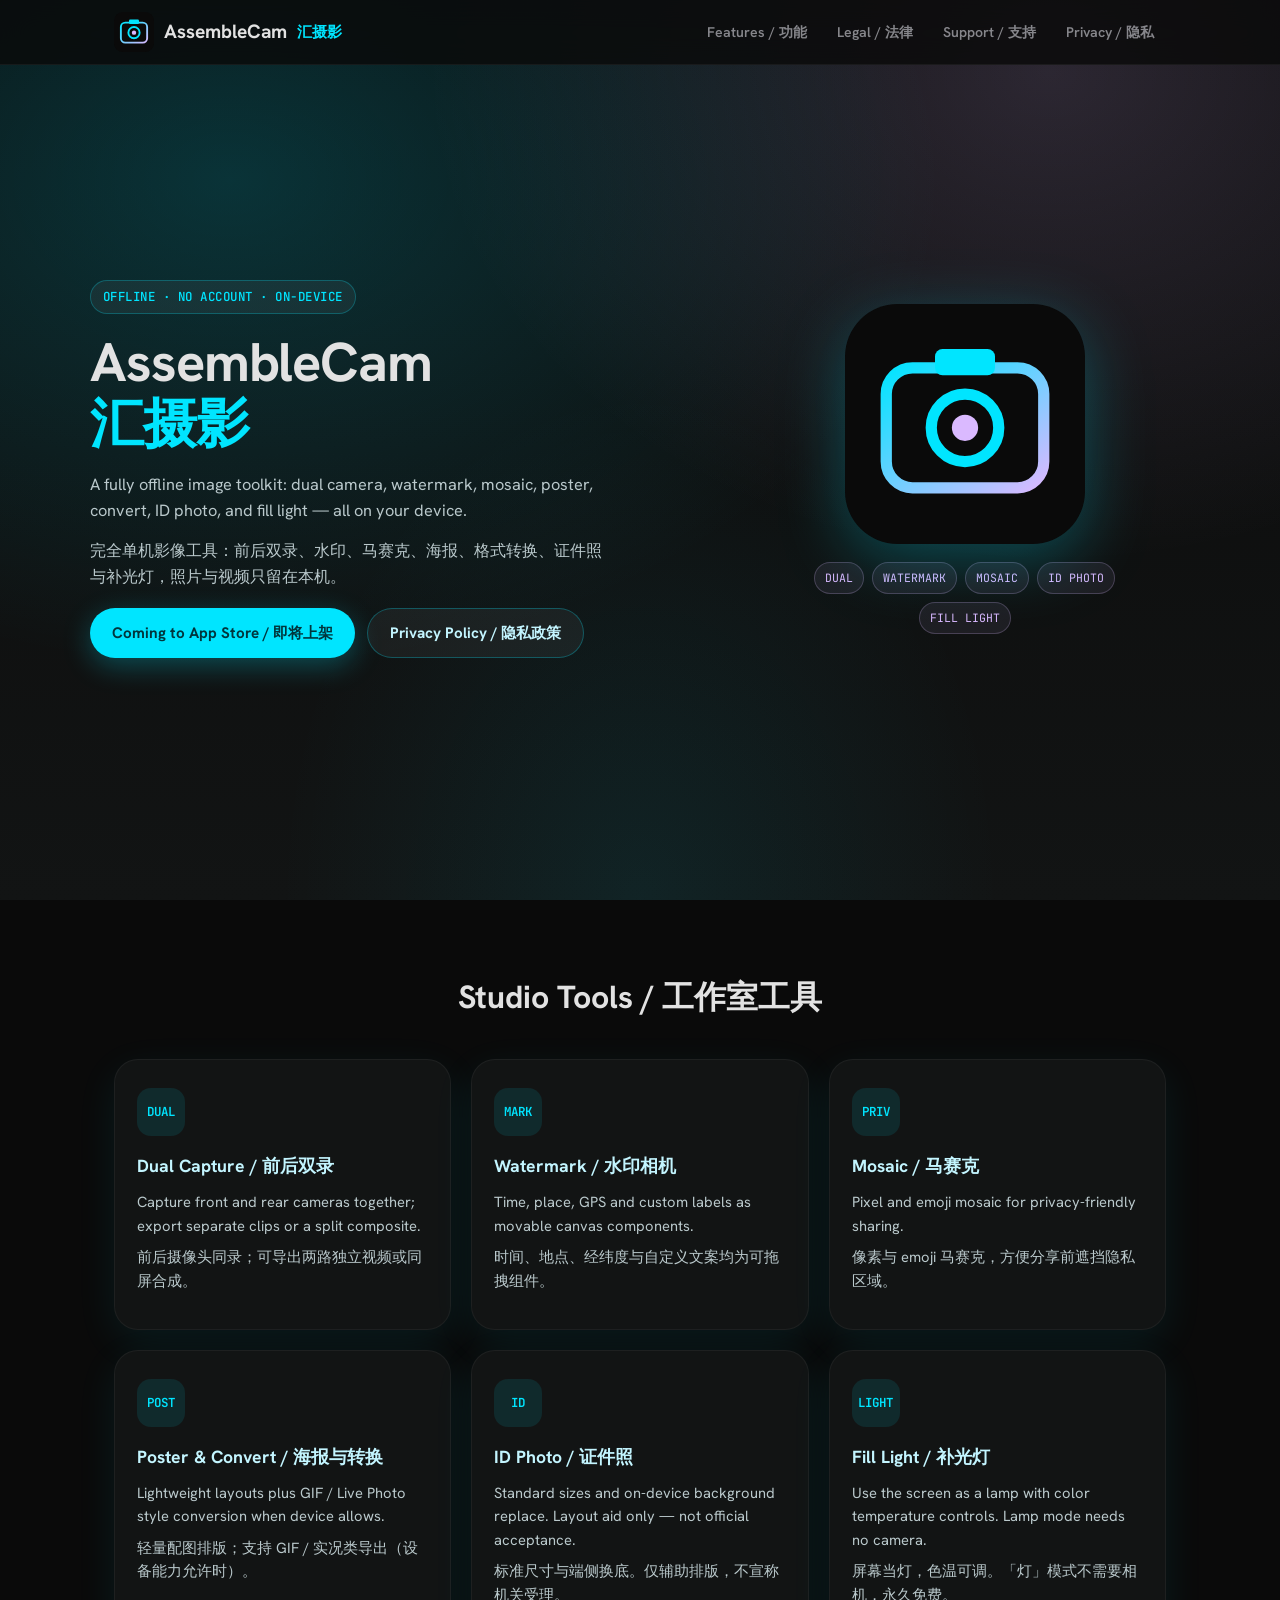
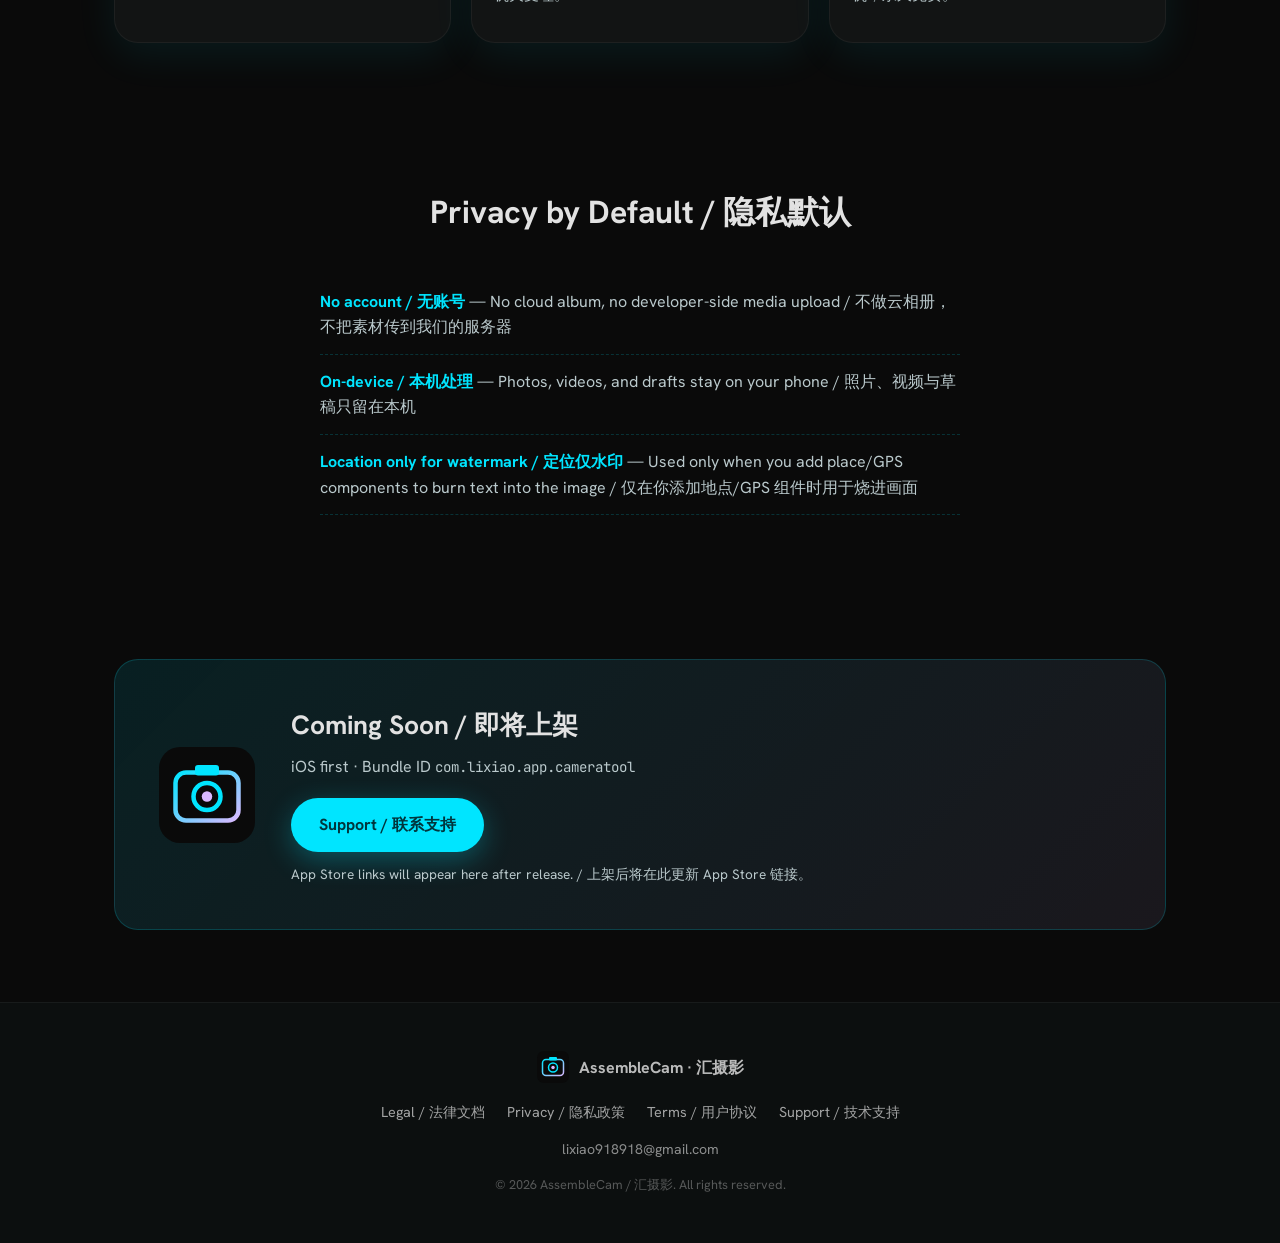
<file: index.html>
<!DOCTYPE html>
<html lang="zh-CN">
<head>
  <meta charset="UTF-8">
  <meta name="viewport" content="width=device-width, initial-scale=1.0">
  <meta name="description" content="AssembleCam / 汇摄影 — offline camera toolkit: dual capture, watermark, mosaic, ID photo, fill light. / 完全单机影像工具。">
  <title>AssembleCam · 汇摄影 | Offline Camera Toolkit</title>
  <link rel="preconnect" href="https://fonts.googleapis.com">
  <link rel="preconnect" href="https://fonts.gstatic.com" crossorigin>
  <link href="https://fonts.googleapis.com/css2?family=Hanken+Grotesk:wght@400;600;700&family=JetBrains+Mono:wght@500&display=swap" rel="stylesheet">
  <link rel="stylesheet" href="site.css">
  <link rel="icon" href="assets/logo.svg" type="image/svg+xml">
</head>
<body>
  <header class="site-header">
    <div class="header-inner">
      <a href="index.html" class="logo">
        <img src="assets/logo.svg" alt="AssembleCam" class="logo-mark">
        <span>AssembleCam</span>
        <span class="logo-zh">汇摄影</span>
      </a>
      <nav class="header-nav">
        <a href="index.html#features">Features / 功能</a>
        <a href="legal.html">Legal / 法律</a>
        <a href="support.html">Support / 支持</a>
        <a href="privacy.html">Privacy / 隐私</a>
      </nav>
    </div>
  </header>

  <section class="hero">
    <div class="hero-bg"></div>
    <div class="hero-content">
      <div class="hero-text">
        <p class="hero-tag">OFFLINE · NO ACCOUNT · ON-DEVICE</p>
        <h1>AssembleCam<br><span class="highlight">汇摄影</span></h1>
        <p class="hero-desc">A fully offline image toolkit: dual camera, watermark, mosaic, poster, convert, ID photo, and fill light — all on your device.</p>
        <p class="hero-desc">完全单机影像工具：前后双录、水印、马赛克、海报、格式转换、证件照与补光灯，照片与视频只留在本机。</p>
        <div class="hero-actions">
          <a href="#download" class="btn btn-primary">Coming to App Store / 即将上架</a>
          <a href="privacy.html" class="btn btn-secondary">Privacy Policy / 隐私政策</a>
        </div>
      </div>
      <div class="hero-visual">
        <img src="assets/logo.svg" alt="AssembleCam mark" class="brand-orb">
        <div class="tool-chips" aria-hidden="true">
          <span>DUAL</span>
          <span>WATERMARK</span>
          <span>MOSAIC</span>
          <span>ID PHOTO</span>
          <span>FILL LIGHT</span>
        </div>
      </div>
    </div>
  </section>

  <section id="features" class="section features">
    <h2 class="section-title">Studio Tools / 工作室工具</h2>
    <div class="feature-grid">
      <article class="feature-card">
        <div class="feature-icon">DUAL</div>
        <h3>Dual Capture / 前后双录</h3>
        <p>Capture front and rear cameras together; export separate clips or a split composite.</p>
        <p>前后摄像头同录；可导出两路独立视频或同屏合成。</p>
      </article>
      <article class="feature-card">
        <div class="feature-icon">MARK</div>
        <h3>Watermark / 水印相机</h3>
        <p>Time, place, GPS and custom labels as movable canvas components.</p>
        <p>时间、地点、经纬度与自定义文案均为可拖拽组件。</p>
      </article>
      <article class="feature-card">
        <div class="feature-icon">PRIV</div>
        <h3>Mosaic / 马赛克</h3>
        <p>Pixel and emoji mosaic for privacy-friendly sharing.</p>
        <p>像素与 emoji 马赛克，方便分享前遮挡隐私区域。</p>
      </article>
      <article class="feature-card">
        <div class="feature-icon">POST</div>
        <h3>Poster &amp; Convert / 海报与转换</h3>
        <p>Lightweight layouts plus GIF / Live Photo style conversion when device allows.</p>
        <p>轻量配图排版；支持 GIF / 实况类导出（设备能力允许时）。</p>
      </article>
      <article class="feature-card">
        <div class="feature-icon">ID</div>
        <h3>ID Photo / 证件照</h3>
        <p>Standard sizes and on-device background replace. Layout aid only — not official acceptance.</p>
        <p>标准尺寸与端侧换底。仅辅助排版，不宣称机关受理。</p>
      </article>
      <article class="feature-card">
        <div class="feature-icon">LIGHT</div>
        <h3>Fill Light / 补光灯</h3>
        <p>Use the screen as a lamp with color temperature controls. Lamp mode needs no camera.</p>
        <p>屏幕当灯，色温可调。「灯」模式不需要相机，永久免费。</p>
      </article>
    </div>
  </section>

  <section id="privacy-first" class="section">
    <h2 class="section-title">Privacy by Default / 隐私默认</h2>
    <ol class="howto-steps">
      <li><strong>No account / 无账号</strong> — No cloud album, no developer-side media upload / 不做云相册，不把素材传到我们的服务器</li>
      <li><strong>On-device / 本机处理</strong> — Photos, videos, and drafts stay on your phone / 照片、视频与草稿只留在本机</li>
      <li><strong>Location only for watermark / 定位仅水印</strong> — Used only when you add place/GPS components to burn text into the image / 仅在你添加地点/GPS 组件时用于烧进画面</li>
    </ol>
  </section>

  <section id="download" class="section download">
    <div class="download-card">
      <img src="assets/logo.svg" alt="AssembleCam">
      <div>
        <h2>Coming Soon / 即将上架</h2>
        <p>iOS first · Bundle ID <code>com.lixiao.app.cameratool</code></p>
        <a href="support.html" class="btn btn-primary btn-lg">Support / 联系支持</a>
        <p class="download-note">App Store links will appear here after release. / 上架后将在此更新 App Store 链接。</p>
      </div>
    </div>
  </section>

  <footer class="site-footer">
    <div class="footer-inner">
      <div class="footer-brand">
        <img src="assets/logo.svg" alt="">
        <span>AssembleCam · 汇摄影</span>
      </div>
      <div class="footer-links">
        <a href="legal.html">Legal / 法律文档</a>
        <a href="privacy.html">Privacy / 隐私政策</a>
        <a href="terms.html">Terms / 用户协议</a>
        <a href="support.html">Support / 技术支持</a>
      </div>
      <div class="footer-contact">
        <a href="mailto:lixiao918918@gmail.com">lixiao918918@gmail.com</a>
      </div>
      <p class="footer-copy">&copy; 2026 AssembleCam / 汇摄影. All rights reserved.</p>
    </div>
  </footer>
</body>
</html>
</file>
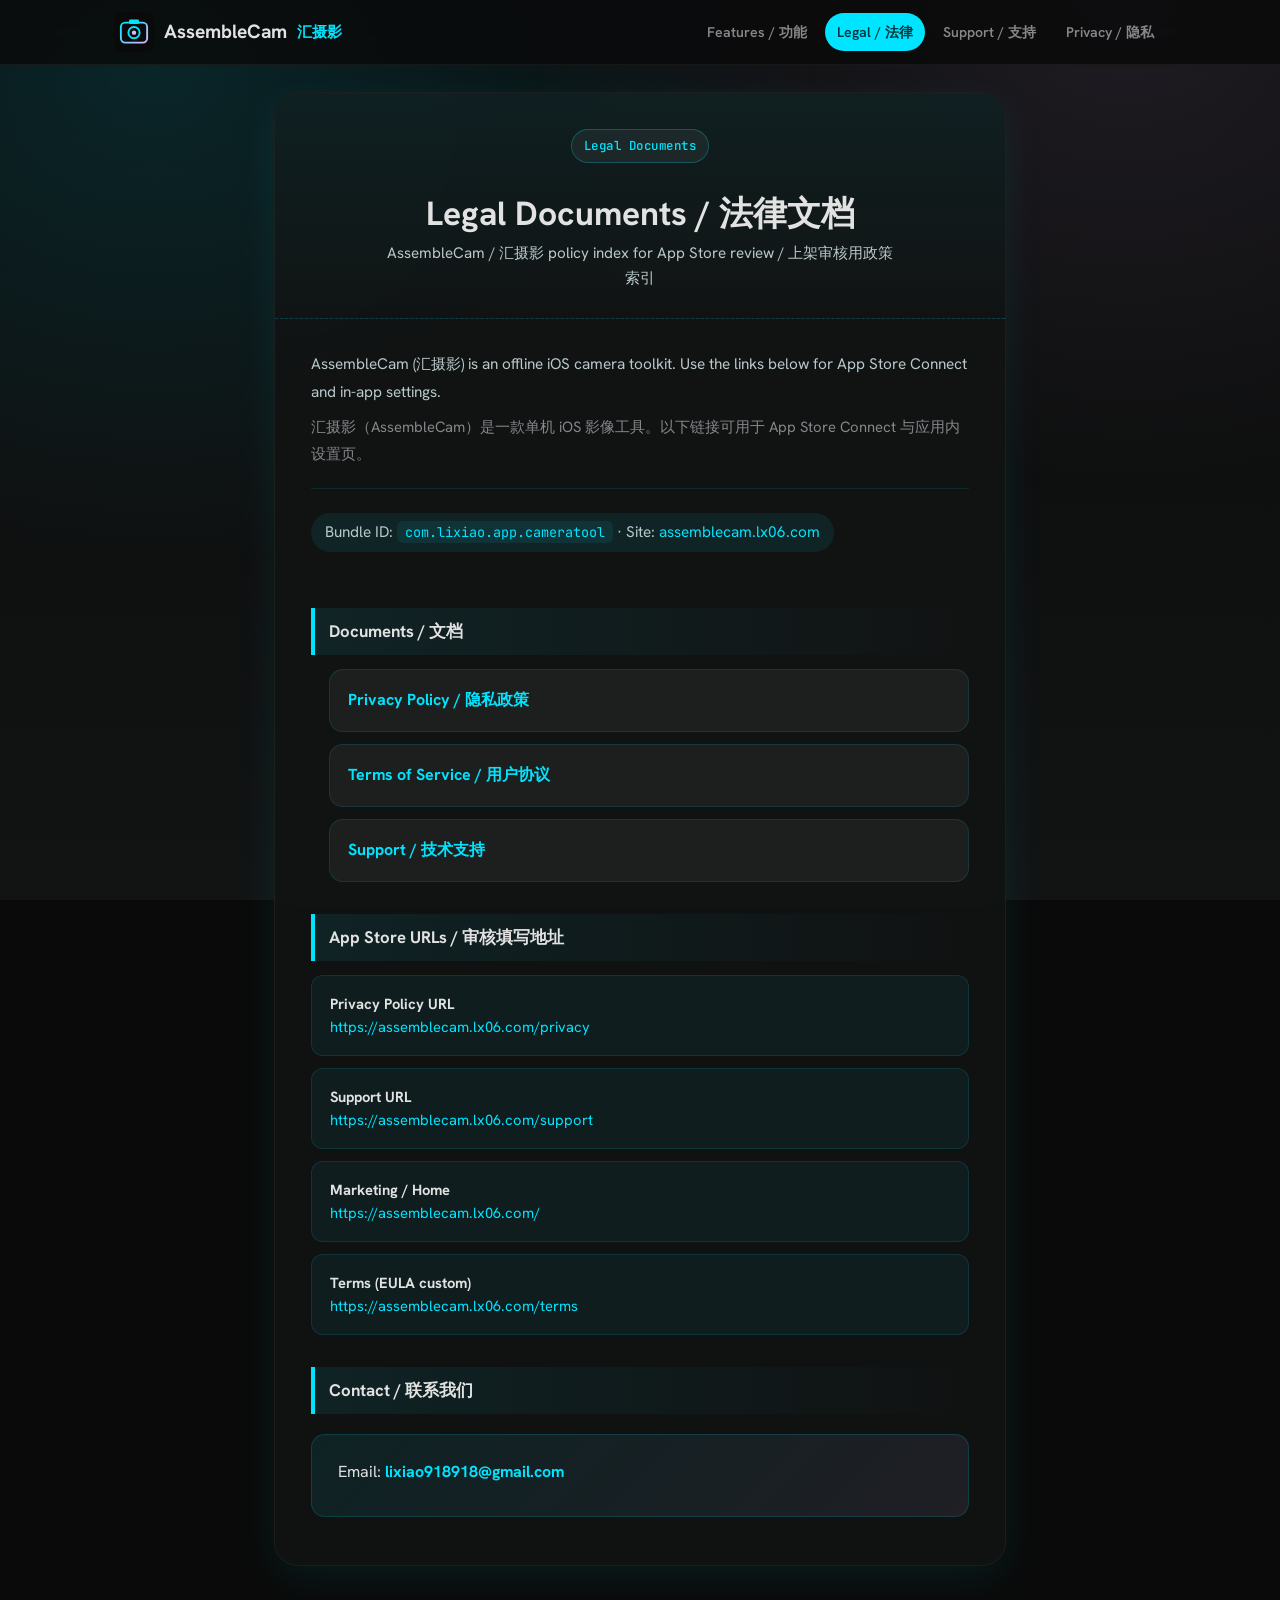
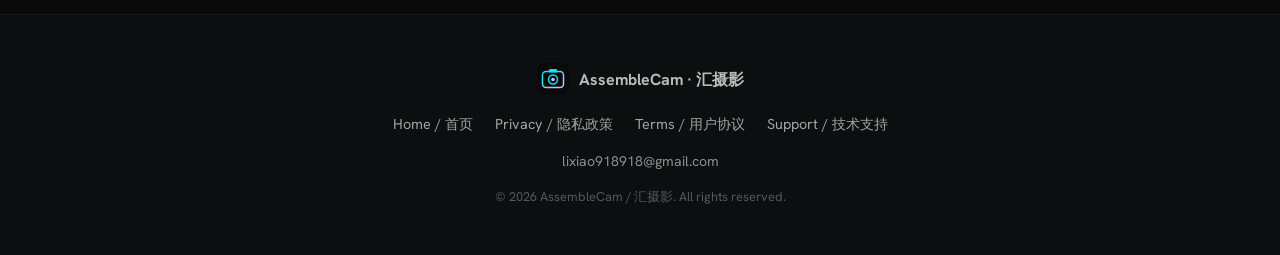
<file: legal.html>
<!DOCTYPE html>
<html lang="zh-CN">
<head>
  <meta charset="UTF-8">
  <meta name="viewport" content="width=device-width, initial-scale=1.0">
  <title>AssembleCam / 汇摄影 — Legal Documents</title>
  <link rel="preconnect" href="https://fonts.googleapis.com">
  <link rel="preconnect" href="https://fonts.gstatic.com" crossorigin>
  <link href="https://fonts.googleapis.com/css2?family=Hanken+Grotesk:wght@400;600;700&family=JetBrains+Mono:wght@500&display=swap" rel="stylesheet">
  <link rel="stylesheet" href="site.css">
  <link rel="icon" href="assets/logo.svg" type="image/svg+xml">
</head>
<body class="subpage">
  <div class="page-shell">
    <div class="page-bg" aria-hidden="true"></div>

    <header class="site-header">
      <div class="header-inner">
        <a href="index.html" class="logo">
          <img src="assets/logo.svg" alt="AssembleCam" class="logo-mark">
          <span>AssembleCam</span>
          <span class="logo-zh">汇摄影</span>
        </a>
        <nav class="header-nav">
          <a href="index.html#features">Features / 功能</a>
          <a href="legal.html" class="active">Legal / 法律</a>
          <a href="support.html">Support / 支持</a>
          <a href="privacy.html">Privacy / 隐私</a>
        </nav>
      </div>
    </header>

    <main class="page-center">
      <article class="page-card">
        <header class="page-card-head">
          <p class="hero-tag">Legal Documents</p>
          <h1>Legal Documents / 法律文档</h1>
          <p class="page-subtitle">AssembleCam / 汇摄影 policy index for App Store review / 上架审核用政策索引</p>
        </header>
        <div class="page-body">
          <p>AssembleCam (汇摄影) is an offline iOS camera toolkit. Use the links below for App Store Connect and in-app settings.</p>
          <p>汇摄影（AssembleCam）是一款单机 iOS 影像工具。以下链接可用于 App Store Connect 与应用内设置页。</p>
          <p class="page-meta">Bundle ID: <code>com.lixiao.app.cameratool</code> · Site: <a href="https://assemblecam.lx06.com">assemblecam.lx06.com</a></p>

          <h2>Documents / 文档</h2>
          <ul class="doc-list">
            <li><a href="privacy.html">Privacy Policy / 隐私政策</a></li>
            <li><a href="terms.html">Terms of Service / 用户协议</a></li>
            <li><a href="support.html">Support / 技术支持</a></li>
          </ul>

          <h2>App Store URLs / 审核填写地址</h2>
          <div class="url-box">
            <strong>Privacy Policy URL</strong><br>
            <a href="https://assemblecam.lx06.com/privacy">https://assemblecam.lx06.com/privacy</a>
          </div>
          <div class="url-box">
            <strong>Support URL</strong><br>
            <a href="https://assemblecam.lx06.com/support">https://assemblecam.lx06.com/support</a>
          </div>
          <div class="url-box">
            <strong>Marketing / Home</strong><br>
            <a href="https://assemblecam.lx06.com/">https://assemblecam.lx06.com/</a>
          </div>
          <div class="url-box">
            <strong>Terms (EULA custom)</strong><br>
            <a href="https://assemblecam.lx06.com/terms">https://assemblecam.lx06.com/terms</a>
          </div>

          <h2>Contact / 联系我们</h2>
          <div class="contact-box">
            <p>Email: <a href="mailto:lixiao918918@gmail.com">lixiao918918@gmail.com</a></p>
          </div>
        </div>
      </article>
    </main>

    <footer class="site-footer">
      <div class="footer-inner">
        <div class="footer-brand">
          <img src="assets/logo.svg" alt="">
          <span>AssembleCam · 汇摄影</span>
        </div>
        <div class="footer-links">
          <a href="index.html">Home / 首页</a>
          <a href="privacy.html">Privacy / 隐私政策</a>
          <a href="terms.html">Terms / 用户协议</a>
          <a href="support.html">Support / 技术支持</a>
        </div>
        <div class="footer-contact">
          <a href="mailto:lixiao918918@gmail.com">lixiao918918@gmail.com</a>
        </div>
        <p class="footer-copy">&copy; 2026 AssembleCam / 汇摄影. All rights reserved.</p>
      </div>
    </footer>
  </div>
</body>
</html>
</file>
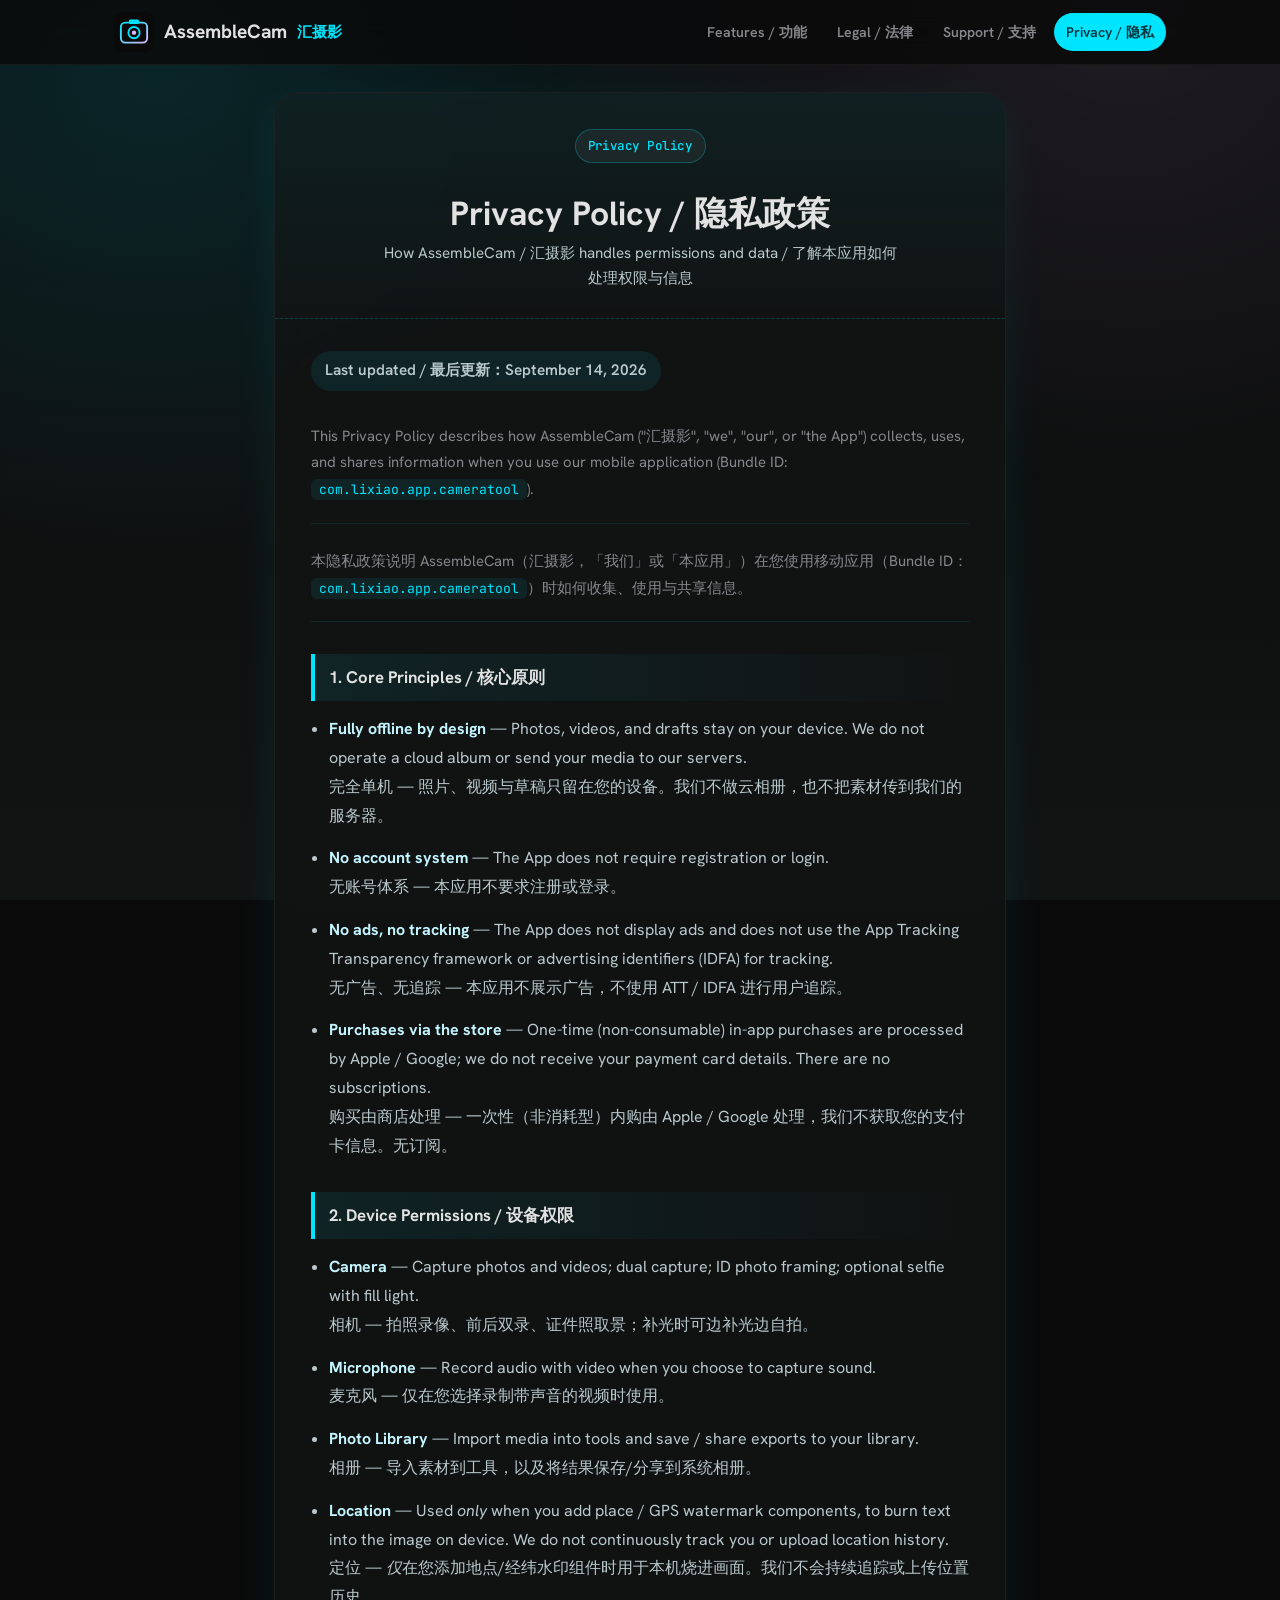
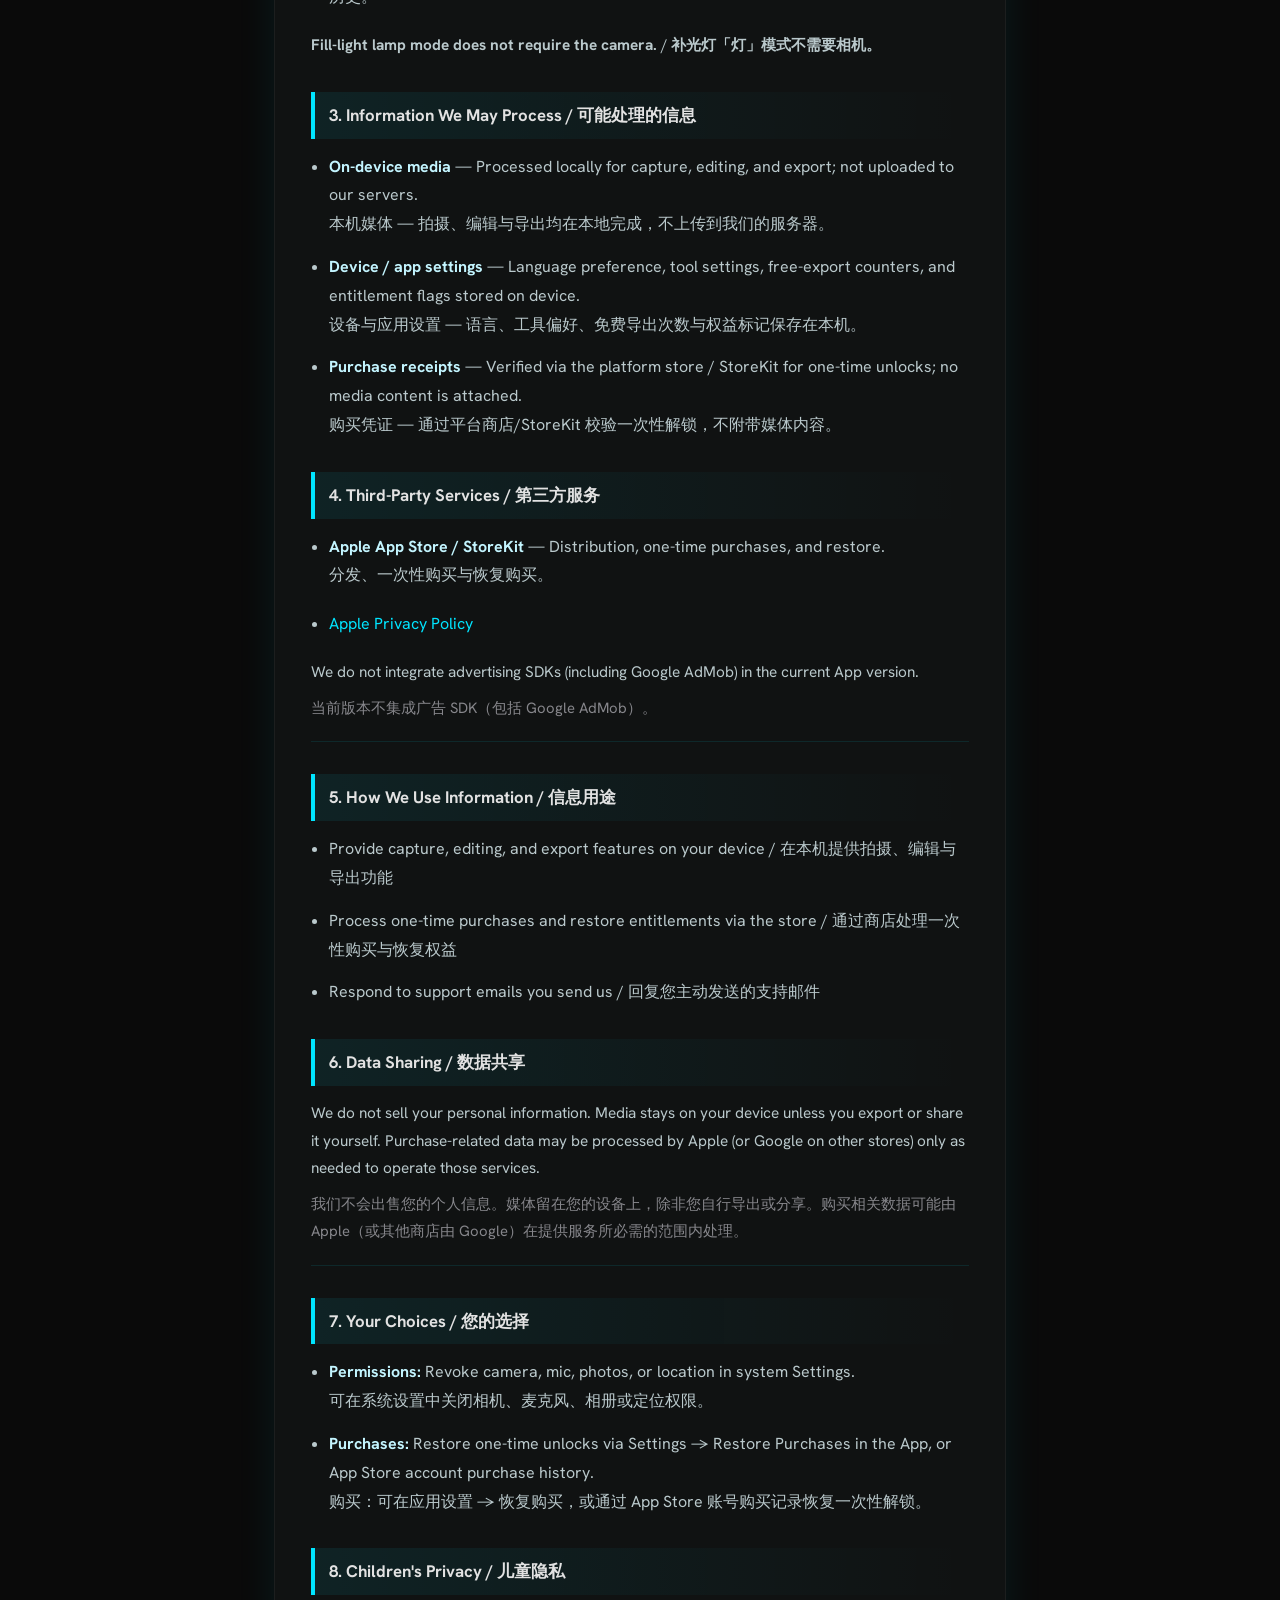
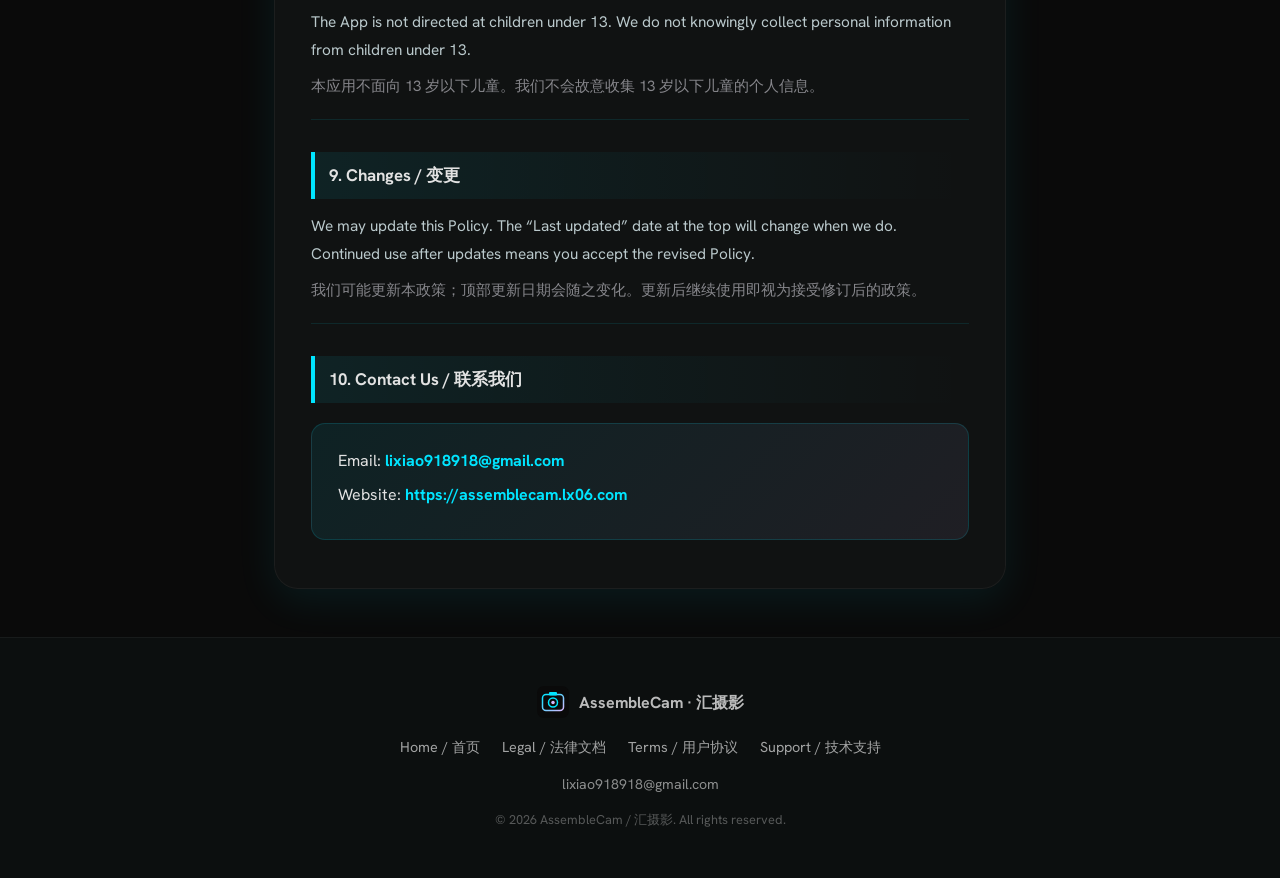
<file: privacy.html>
<!DOCTYPE html>
<html lang="zh-CN">
<head>
  <meta charset="UTF-8">
  <meta name="viewport" content="width=device-width, initial-scale=1.0">
  <title>AssembleCam / 汇摄影 — Privacy Policy</title>
  <link rel="preconnect" href="https://fonts.googleapis.com">
  <link rel="preconnect" href="https://fonts.gstatic.com" crossorigin>
  <link href="https://fonts.googleapis.com/css2?family=Hanken+Grotesk:wght@400;600;700&family=JetBrains+Mono:wght@500&display=swap" rel="stylesheet">
  <link rel="stylesheet" href="site.css">
  <link rel="icon" href="assets/logo.svg" type="image/svg+xml">
</head>
<body class="subpage">
  <div class="page-shell">
    <div class="page-bg" aria-hidden="true"></div>

    <header class="site-header">
      <div class="header-inner">
        <a href="index.html" class="logo">
          <img src="assets/logo.svg" alt="AssembleCam" class="logo-mark">
          <span>AssembleCam</span>
          <span class="logo-zh">汇摄影</span>
        </a>
        <nav class="header-nav">
          <a href="index.html#features">Features / 功能</a>
          <a href="legal.html">Legal / 法律</a>
          <a href="support.html">Support / 支持</a>
          <a href="privacy.html" class="active">Privacy / 隐私</a>
        </nav>
      </div>
    </header>

    <main class="page-center">
      <article class="page-card">
        <header class="page-card-head">
          <p class="hero-tag">Privacy Policy</p>
          <h1>Privacy Policy / 隐私政策</h1>
          <p class="page-subtitle">How AssembleCam / 汇摄影 handles permissions and data / 了解本应用如何处理权限与信息</p>
        </header>
        <div class="page-body">
          <p class="page-meta"><em>Last updated / 最后更新：September 14, 2026</em></p>

          <p>This Privacy Policy describes how AssembleCam ("汇摄影", "we", "our", or "the App") collects, uses, and shares information when you use our mobile application (Bundle ID: <code>com.lixiao.app.cameratool</code>).</p>
          <p>本隐私政策说明 AssembleCam（汇摄影，「我们」或「本应用」）在您使用移动应用（Bundle ID：<code>com.lixiao.app.cameratool</code>）时如何收集、使用与共享信息。</p>

          <h2>1. Core Principles / 核心原则</h2>
          <ul>
            <li><strong>Fully offline by design</strong> — Photos, videos, and drafts stay on your device. We do not operate a cloud album or send your media to our servers.<br>完全单机 — 照片、视频与草稿只留在您的设备。我们不做云相册，也不把素材传到我们的服务器。</li>
            <li><strong>No account system</strong> — The App does not require registration or login.<br>无账号体系 — 本应用不要求注册或登录。</li>
            <li><strong>No ads, no tracking</strong> — The App does not display ads and does not use the App Tracking Transparency framework or advertising identifiers (IDFA) for tracking.<br>无广告、无追踪 — 本应用不展示广告，不使用 ATT / IDFA 进行用户追踪。</li>
            <li><strong>Purchases via the store</strong> — One-time (non-consumable) in-app purchases are processed by Apple / Google; we do not receive your payment card details. There are no subscriptions.<br>购买由商店处理 — 一次性（非消耗型）内购由 Apple / Google 处理，我们不获取您的支付卡信息。无订阅。</li>
          </ul>

          <h2>2. Device Permissions / 设备权限</h2>
          <ul>
            <li><strong>Camera</strong> — Capture photos and videos; dual capture; ID photo framing; optional selfie with fill light.<br>相机 — 拍照录像、前后双录、证件照取景；补光时可边补光边自拍。</li>
            <li><strong>Microphone</strong> — Record audio with video when you choose to capture sound.<br>麦克风 — 仅在您选择录制带声音的视频时使用。</li>
            <li><strong>Photo Library</strong> — Import media into tools and save / share exports to your library.<br>相册 — 导入素材到工具，以及将结果保存/分享到系统相册。</li>
            <li><strong>Location</strong> — Used <em>only</em> when you add place / GPS watermark components, to burn text into the image on device. We do not continuously track you or upload location history.<br>定位 — <em>仅</em>在您添加地点/经纬水印组件时用于本机烧进画面。我们不会持续追踪或上传位置历史。</li>
          </ul>
          <p><strong>Fill-light lamp mode does not require the camera.</strong> / <strong>补光灯「灯」模式不需要相机。</strong></p>

          <h2>3. Information We May Process / 可能处理的信息</h2>
          <ul>
            <li><strong>On-device media</strong> — Processed locally for capture, editing, and export; not uploaded to our servers.<br>本机媒体 — 拍摄、编辑与导出均在本地完成，不上传到我们的服务器。</li>
            <li><strong>Device / app settings</strong> — Language preference, tool settings, free-export counters, and entitlement flags stored on device.<br>设备与应用设置 — 语言、工具偏好、免费导出次数与权益标记保存在本机。</li>
            <li><strong>Purchase receipts</strong> — Verified via the platform store / StoreKit for one-time unlocks; no media content is attached.<br>购买凭证 — 通过平台商店/StoreKit 校验一次性解锁，不附带媒体内容。</li>
          </ul>

          <h2>4. Third-Party Services / 第三方服务</h2>
          <ul>
            <li><strong>Apple App Store / StoreKit</strong> — Distribution, one-time purchases, and restore.<br>分发、一次性购买与恢复购买。</li>
          </ul>
          <ul>
            <li><a href="https://www.apple.com/legal/privacy/" target="_blank" rel="noopener">Apple Privacy Policy</a></li>
          </ul>
          <p>We do not integrate advertising SDKs (including Google AdMob) in the current App version.</p>
          <p>当前版本不集成广告 SDK（包括 Google AdMob）。</p>

          <h2>5. How We Use Information / 信息用途</h2>
          <ul>
            <li>Provide capture, editing, and export features on your device / 在本机提供拍摄、编辑与导出功能</li>
            <li>Process one-time purchases and restore entitlements via the store / 通过商店处理一次性购买与恢复权益</li>
            <li>Respond to support emails you send us / 回复您主动发送的支持邮件</li>
          </ul>

          <h2>6. Data Sharing / 数据共享</h2>
          <p>We do not sell your personal information. Media stays on your device unless you export or share it yourself. Purchase-related data may be processed by Apple (or Google on other stores) only as needed to operate those services.</p>
          <p>我们不会出售您的个人信息。媒体留在您的设备上，除非您自行导出或分享。购买相关数据可能由 Apple（或其他商店由 Google）在提供服务所必需的范围内处理。</p>

          <h2>7. Your Choices / 您的选择</h2>
          <ul>
            <li><strong>Permissions:</strong> Revoke camera, mic, photos, or location in system Settings.<br>可在系统设置中关闭相机、麦克风、相册或定位权限。</li>
            <li><strong>Purchases:</strong> Restore one-time unlocks via Settings → Restore Purchases in the App, or App Store account purchase history.<br>购买：可在应用设置 → 恢复购买，或通过 App Store 账号购买记录恢复一次性解锁。</li>
          </ul>

          <h2>8. Children's Privacy / 儿童隐私</h2>
          <p>The App is not directed at children under 13. We do not knowingly collect personal information from children under 13.</p>
          <p>本应用不面向 13 岁以下儿童。我们不会故意收集 13 岁以下儿童的个人信息。</p>

          <h2>9. Changes / 变更</h2>
          <p>We may update this Policy. The “Last updated” date at the top will change when we do. Continued use after updates means you accept the revised Policy.</p>
          <p>我们可能更新本政策；顶部更新日期会随之变化。更新后继续使用即视为接受修订后的政策。</p>

          <h2>10. Contact Us / 联系我们</h2>
          <div class="contact-box">
            <p>Email: <a href="mailto:lixiao918918@gmail.com">lixiao918918@gmail.com</a></p>
            <p>Website: <a href="https://assemblecam.lx06.com">https://assemblecam.lx06.com</a></p>
          </div>
        </div>
      </article>
    </main>

    <footer class="site-footer">
      <div class="footer-inner">
        <div class="footer-brand">
          <img src="assets/logo.svg" alt="">
          <span>AssembleCam · 汇摄影</span>
        </div>
        <div class="footer-links">
          <a href="index.html">Home / 首页</a>
          <a href="legal.html">Legal / 法律文档</a>
          <a href="terms.html">Terms / 用户协议</a>
          <a href="support.html">Support / 技术支持</a>
        </div>
        <div class="footer-contact">
          <a href="mailto:lixiao918918@gmail.com">lixiao918918@gmail.com</a>
        </div>
        <p class="footer-copy">&copy; 2026 AssembleCam / 汇摄影. All rights reserved.</p>
      </div>
    </footer>
  </div>
</body>
</html>
</file>
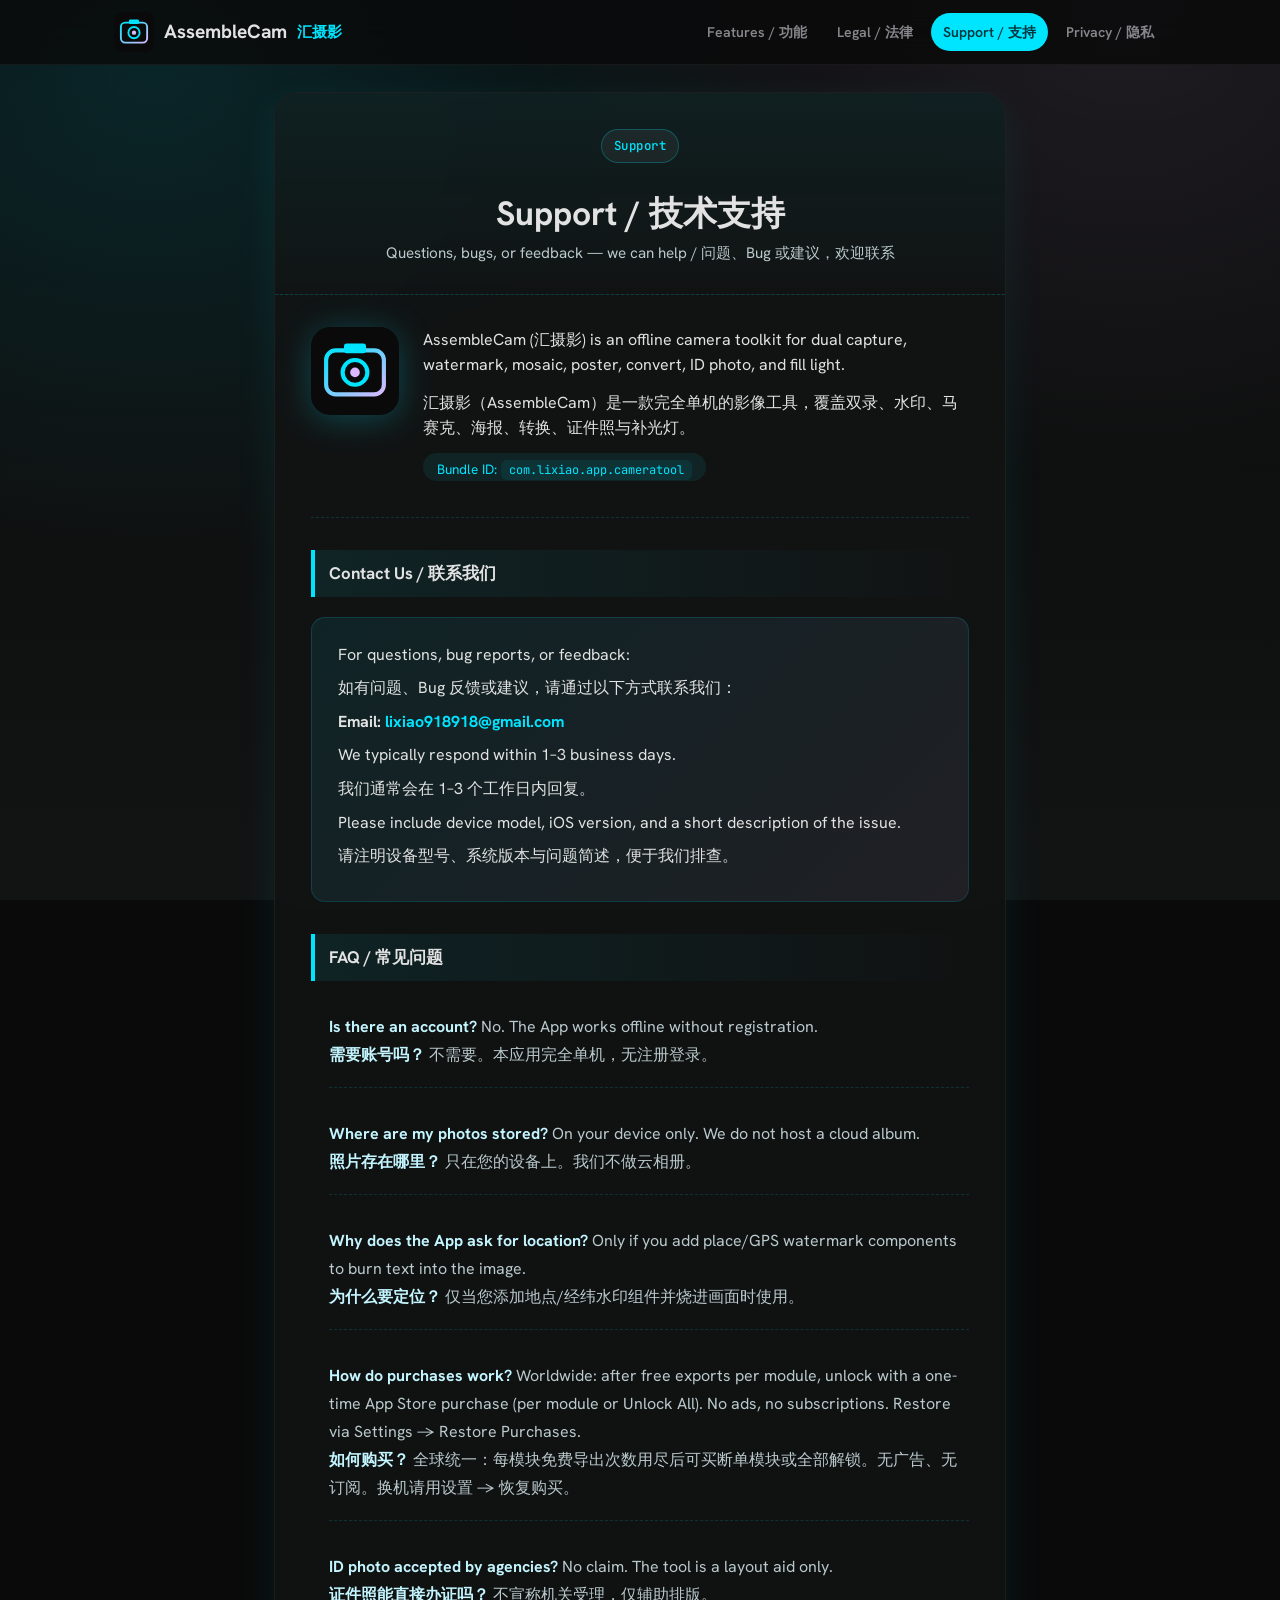
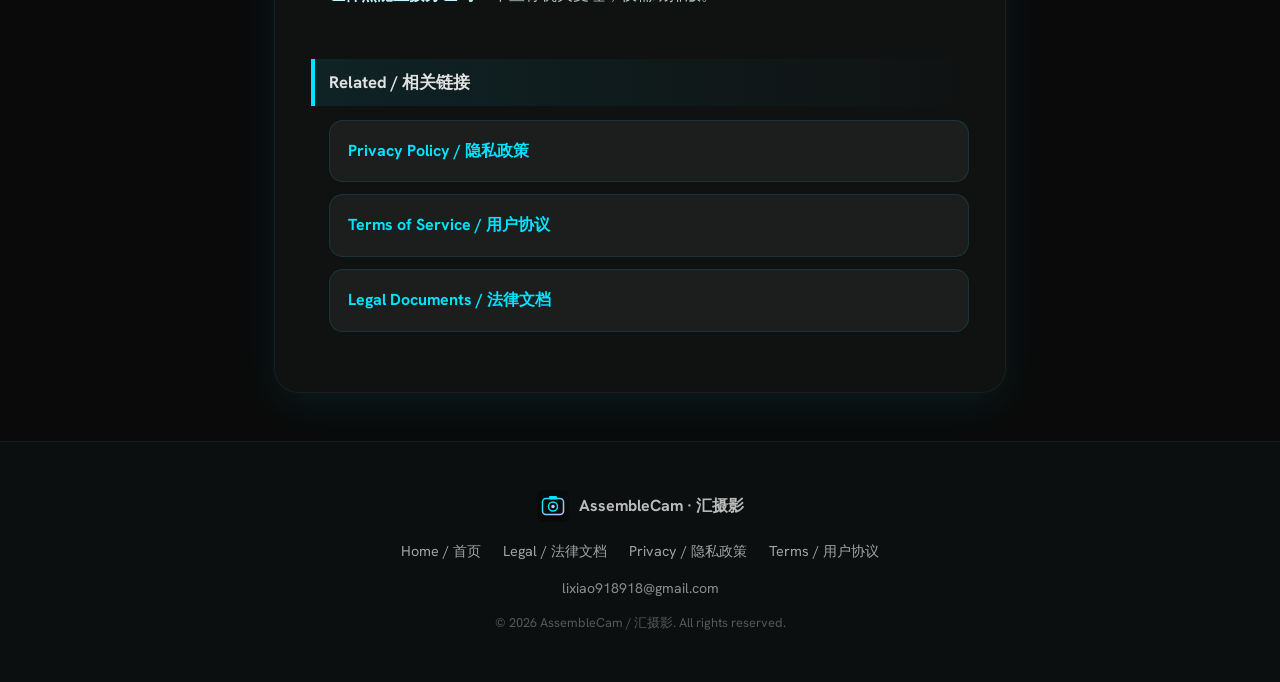
<file: support.html>
<!DOCTYPE html>
<html lang="zh-CN">
<head>
  <meta charset="UTF-8">
  <meta name="viewport" content="width=device-width, initial-scale=1.0">
  <title>AssembleCam / 汇摄影 — Support</title>
  <link rel="preconnect" href="https://fonts.googleapis.com">
  <link rel="preconnect" href="https://fonts.gstatic.com" crossorigin>
  <link href="https://fonts.googleapis.com/css2?family=Hanken+Grotesk:wght@400;600;700&family=JetBrains+Mono:wght@500&display=swap" rel="stylesheet">
  <link rel="stylesheet" href="site.css">
  <link rel="icon" href="assets/logo.svg" type="image/svg+xml">
</head>
<body class="subpage">
  <div class="page-shell">
    <div class="page-bg" aria-hidden="true"></div>

    <header class="site-header">
      <div class="header-inner">
        <a href="index.html" class="logo">
          <img src="assets/logo.svg" alt="AssembleCam" class="logo-mark">
          <span>AssembleCam</span>
          <span class="logo-zh">汇摄影</span>
        </a>
        <nav class="header-nav">
          <a href="index.html#features">Features / 功能</a>
          <a href="legal.html">Legal / 法律</a>
          <a href="support.html" class="active">Support / 支持</a>
          <a href="privacy.html">Privacy / 隐私</a>
        </nav>
      </div>
    </header>

    <main class="page-center">
      <article class="page-card">
        <header class="page-card-head">
          <p class="hero-tag">Support</p>
          <h1>Support / 技术支持</h1>
          <p class="page-subtitle">Questions, bugs, or feedback — we can help / 问题、Bug 或建议，欢迎联系</p>
        </header>
        <div class="page-body">
          <div class="support-intro">
            <img src="assets/logo.svg" alt="AssembleCam" class="support-logo">
            <div>
              <p>AssembleCam (汇摄影) is an offline camera toolkit for dual capture, watermark, mosaic, poster, convert, ID photo, and fill light.</p>
              <p>汇摄影（AssembleCam）是一款完全单机的影像工具，覆盖双录、水印、马赛克、海报、转换、证件照与补光灯。</p>
              <p class="page-meta">Bundle ID: <code>com.lixiao.app.cameratool</code></p>
            </div>
          </div>

          <h2>Contact Us / 联系我们</h2>
          <div class="contact-box">
            <p>For questions, bug reports, or feedback:</p>
            <p>如有问题、Bug 反馈或建议，请通过以下方式联系我们：</p>
            <p><strong>Email:</strong> <a href="mailto:lixiao918918@gmail.com">lixiao918918@gmail.com</a></p>
            <p>We typically respond within 1–3 business days.</p>
            <p>我们通常会在 1–3 个工作日内回复。</p>
            <p>Please include device model, iOS version, and a short description of the issue.</p>
            <p>请注明设备型号、系统版本与问题简述，便于我们排查。</p>
          </div>

          <h2>FAQ / 常见问题</h2>
          <ul class="faq-list">
            <li><strong>Is there an account?</strong> No. The App works offline without registration.<br>
              <strong>需要账号吗？</strong> 不需要。本应用完全单机，无注册登录。</li>
            <li><strong>Where are my photos stored?</strong> On your device only. We do not host a cloud album.<br>
              <strong>照片存在哪里？</strong> 只在您的设备上。我们不做云相册。</li>
            <li><strong>Why does the App ask for location?</strong> Only if you add place/GPS watermark components to burn text into the image.<br>
              <strong>为什么要定位？</strong> 仅当您添加地点/经纬水印组件并烧进画面时使用。</li>
            <li><strong>How do purchases work?</strong> Worldwide: after free exports per module, unlock with a one-time App Store purchase (per module or Unlock All). No ads, no subscriptions. Restore via Settings → Restore Purchases.<br>
              <strong>如何购买？</strong> 全球统一：每模块免费导出次数用尽后可买断单模块或全部解锁。无广告、无订阅。换机请用设置 → 恢复购买。</li>
            <li><strong>ID photo accepted by agencies?</strong> No claim. The tool is a layout aid only.<br>
              <strong>证件照能直接办证吗？</strong> 不宣称机关受理，仅辅助排版。</li>
          </ul>

          <h2>Related / 相关链接</h2>
          <ul class="doc-list">
            <li><a href="privacy.html">Privacy Policy / 隐私政策</a></li>
            <li><a href="terms.html">Terms of Service / 用户协议</a></li>
            <li><a href="legal.html">Legal Documents / 法律文档</a></li>
          </ul>
        </div>
      </article>
    </main>

    <footer class="site-footer">
      <div class="footer-inner">
        <div class="footer-brand">
          <img src="assets/logo.svg" alt="">
          <span>AssembleCam · 汇摄影</span>
        </div>
        <div class="footer-links">
          <a href="index.html">Home / 首页</a>
          <a href="legal.html">Legal / 法律文档</a>
          <a href="privacy.html">Privacy / 隐私政策</a>
          <a href="terms.html">Terms / 用户协议</a>
        </div>
        <div class="footer-contact">
          <a href="mailto:lixiao918918@gmail.com">lixiao918918@gmail.com</a>
        </div>
        <p class="footer-copy">&copy; 2026 AssembleCam / 汇摄影. All rights reserved.</p>
      </div>
    </footer>
  </div>
</body>
</html>
</file>
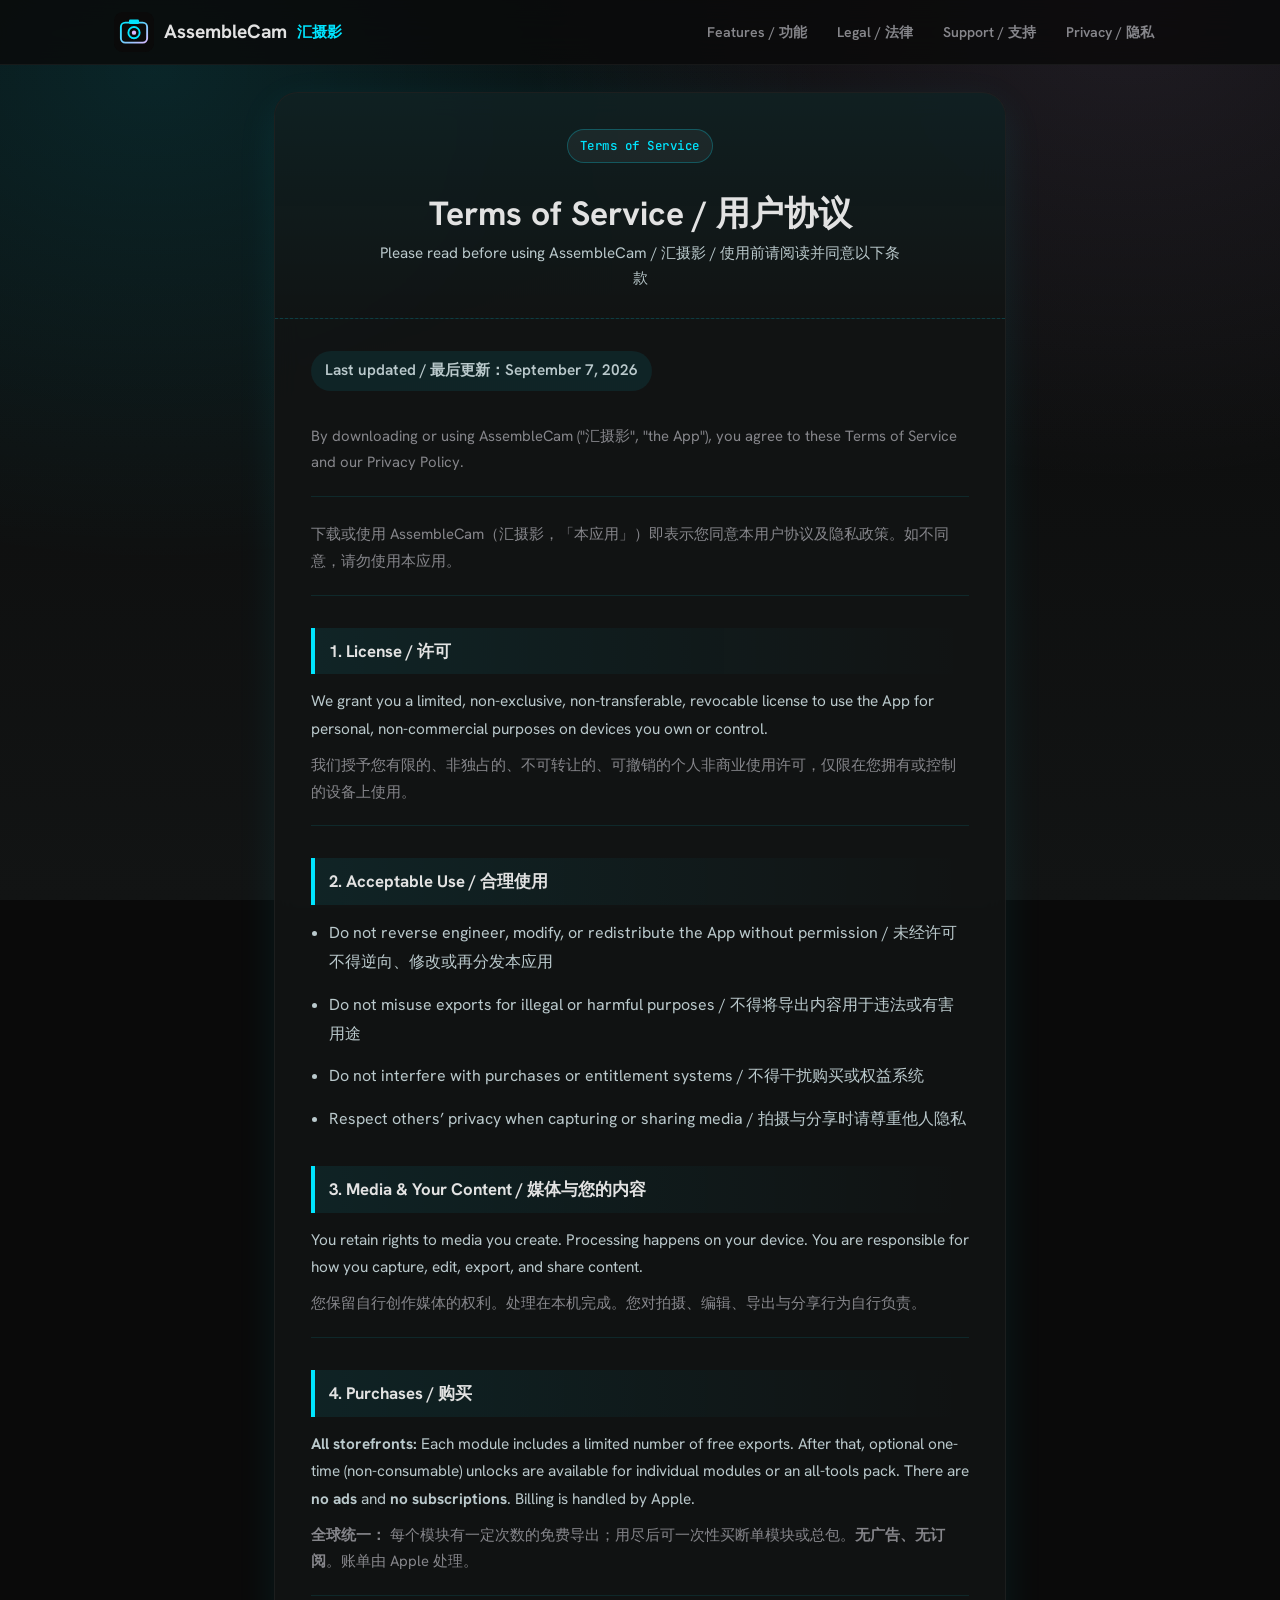
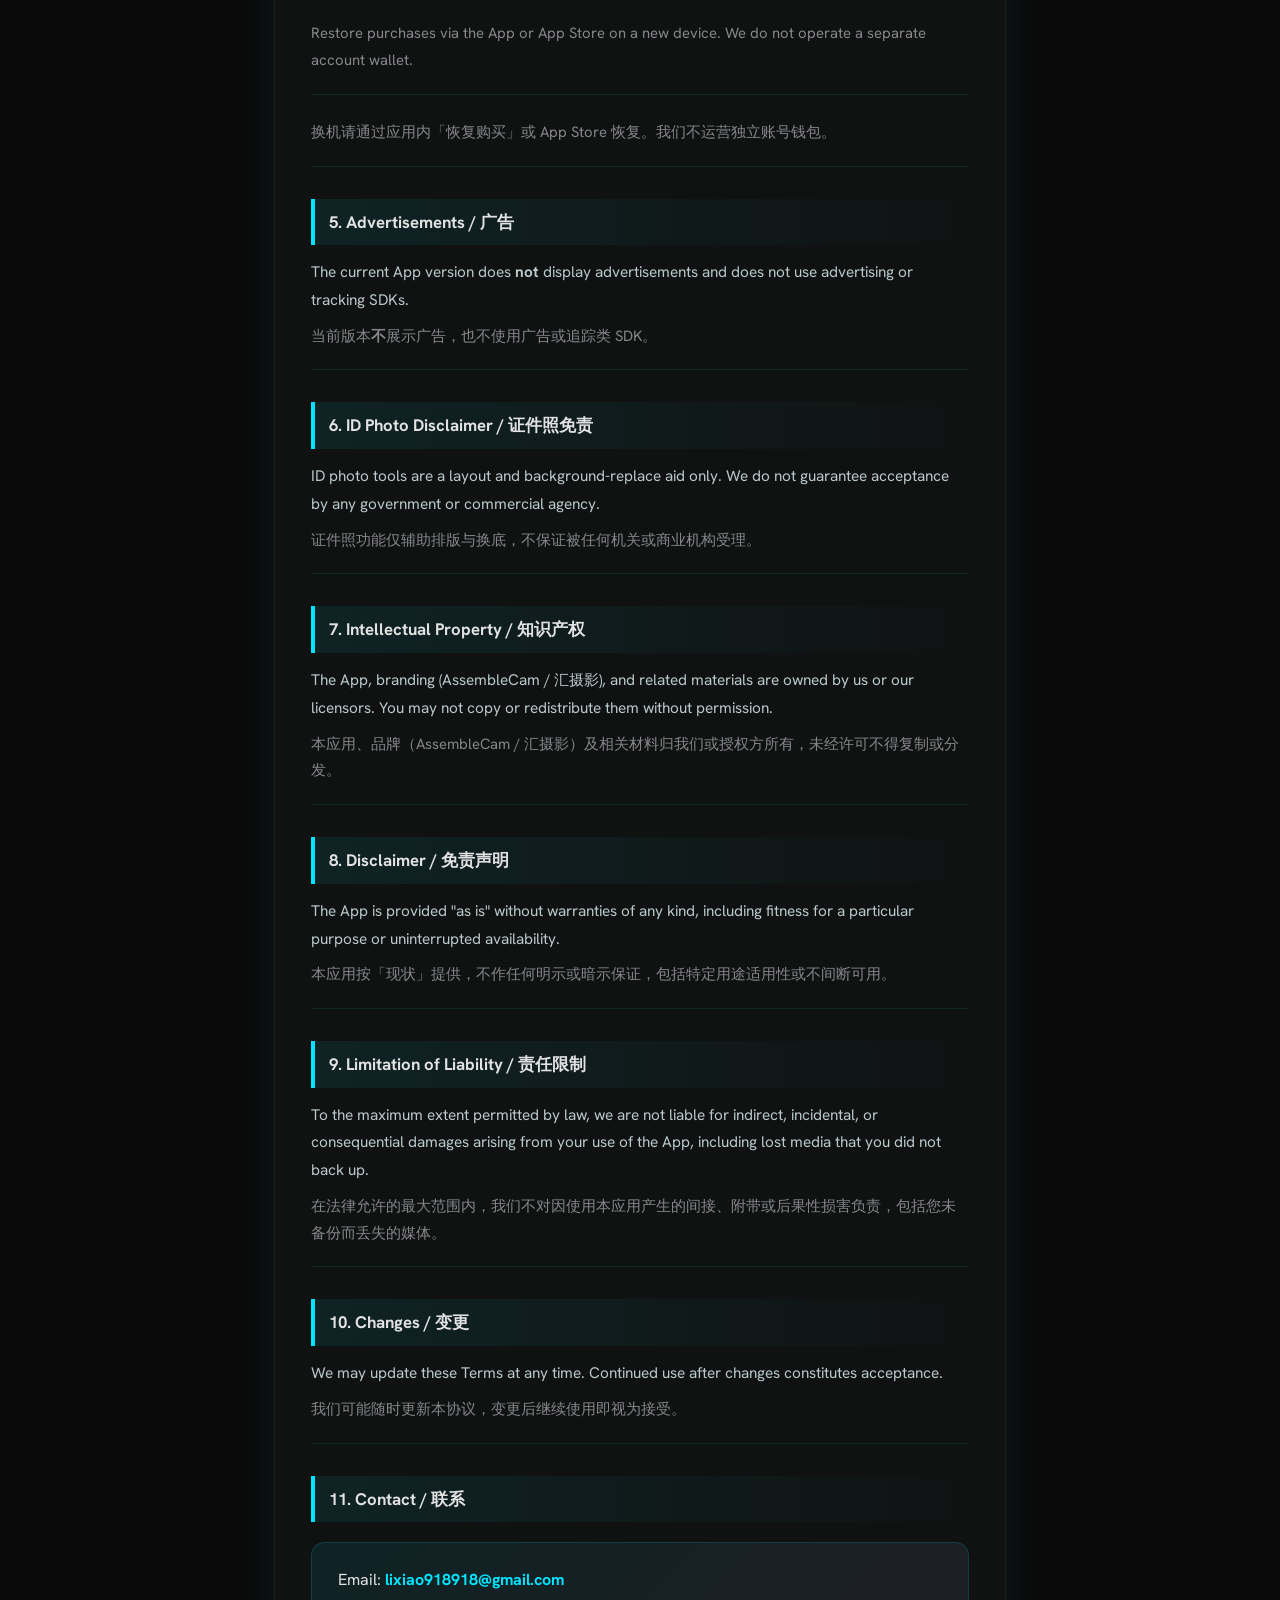
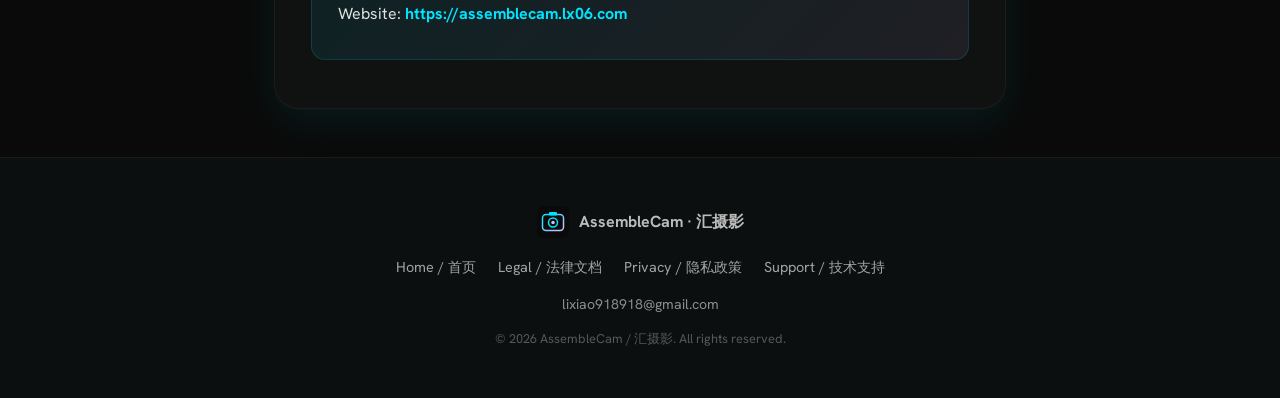
<file: terms.html>
<!DOCTYPE html>
<html lang="zh-CN">
<head>
  <meta charset="UTF-8">
  <meta name="viewport" content="width=device-width, initial-scale=1.0">
  <title>AssembleCam / 汇摄影 — Terms of Service</title>
  <link rel="preconnect" href="https://fonts.googleapis.com">
  <link rel="preconnect" href="https://fonts.gstatic.com" crossorigin>
  <link href="https://fonts.googleapis.com/css2?family=Hanken+Grotesk:wght@400;600;700&family=JetBrains+Mono:wght@500&display=swap" rel="stylesheet">
  <link rel="stylesheet" href="site.css">
  <link rel="icon" href="assets/logo.svg" type="image/svg+xml">
</head>
<body class="subpage">
  <div class="page-shell">
    <div class="page-bg" aria-hidden="true"></div>

    <header class="site-header">
      <div class="header-inner">
        <a href="index.html" class="logo">
          <img src="assets/logo.svg" alt="AssembleCam" class="logo-mark">
          <span>AssembleCam</span>
          <span class="logo-zh">汇摄影</span>
        </a>
        <nav class="header-nav">
          <a href="index.html#features">Features / 功能</a>
          <a href="legal.html">Legal / 法律</a>
          <a href="support.html">Support / 支持</a>
          <a href="privacy.html">Privacy / 隐私</a>
        </nav>
      </div>
    </header>

    <main class="page-center">
      <article class="page-card">
        <header class="page-card-head">
          <p class="hero-tag">Terms of Service</p>
          <h1>Terms of Service / 用户协议</h1>
          <p class="page-subtitle">Please read before using AssembleCam / 汇摄影 / 使用前请阅读并同意以下条款</p>
        </header>
        <div class="page-body">
          <p class="page-meta"><em>Last updated / 最后更新：September 7, 2026</em></p>

          <p>By downloading or using AssembleCam ("汇摄影", "the App"), you agree to these Terms of Service and our Privacy Policy.</p>
          <p>下载或使用 AssembleCam（汇摄影，「本应用」）即表示您同意本用户协议及隐私政策。如不同意，请勿使用本应用。</p>

          <h2>1. License / 许可</h2>
          <p>We grant you a limited, non-exclusive, non-transferable, revocable license to use the App for personal, non-commercial purposes on devices you own or control.</p>
          <p>我们授予您有限的、非独占的、不可转让的、可撤销的个人非商业使用许可，仅限在您拥有或控制的设备上使用。</p>

          <h2>2. Acceptable Use / 合理使用</h2>
          <ul>
            <li>Do not reverse engineer, modify, or redistribute the App without permission / 未经许可不得逆向、修改或再分发本应用</li>
            <li>Do not misuse exports for illegal or harmful purposes / 不得将导出内容用于违法或有害用途</li>
            <li>Do not interfere with purchases or entitlement systems / 不得干扰购买或权益系统</li>
            <li>Respect others’ privacy when capturing or sharing media / 拍摄与分享时请尊重他人隐私</li>
          </ul>

          <h2>3. Media &amp; Your Content / 媒体与您的内容</h2>
          <p>You retain rights to media you create. Processing happens on your device. You are responsible for how you capture, edit, export, and share content.</p>
          <p>您保留自行创作媒体的权利。处理在本机完成。您对拍摄、编辑、导出与分享行为自行负责。</p>

          <h2>4. Purchases / 购买</h2>
          <p><strong>All storefronts:</strong> Each module includes a limited number of free exports. After that, optional one-time (non-consumable) unlocks are available for individual modules or an all-tools pack. There are <strong>no ads</strong> and <strong>no subscriptions</strong>. Billing is handled by Apple.</p>
          <p><strong>全球统一：</strong> 每个模块有一定次数的免费导出；用尽后可一次性买断单模块或总包。<strong>无广告、无订阅</strong>。账单由 Apple 处理。</p>
          <p>Restore purchases via the App or App Store on a new device. We do not operate a separate account wallet.</p>
          <p>换机请通过应用内「恢复购买」或 App Store 恢复。我们不运营独立账号钱包。</p>

          <h2>5. Advertisements / 广告</h2>
          <p>The current App version does <strong>not</strong> display advertisements and does not use advertising or tracking SDKs.</p>
          <p>当前版本<strong>不</strong>展示广告，也不使用广告或追踪类 SDK。</p>

          <h2>6. ID Photo Disclaimer / 证件照免责</h2>
          <p>ID photo tools are a layout and background-replace aid only. We do not guarantee acceptance by any government or commercial agency.</p>
          <p>证件照功能仅辅助排版与换底，不保证被任何机关或商业机构受理。</p>

          <h2>7. Intellectual Property / 知识产权</h2>
          <p>The App, branding (AssembleCam / 汇摄影), and related materials are owned by us or our licensors. You may not copy or redistribute them without permission.</p>
          <p>本应用、品牌（AssembleCam / 汇摄影）及相关材料归我们或授权方所有，未经许可不得复制或分发。</p>

          <h2>8. Disclaimer / 免责声明</h2>
          <p>The App is provided "as is" without warranties of any kind, including fitness for a particular purpose or uninterrupted availability.</p>
          <p>本应用按「现状」提供，不作任何明示或暗示保证，包括特定用途适用性或不间断可用。</p>

          <h2>9. Limitation of Liability / 责任限制</h2>
          <p>To the maximum extent permitted by law, we are not liable for indirect, incidental, or consequential damages arising from your use of the App, including lost media that you did not back up.</p>
          <p>在法律允许的最大范围内，我们不对因使用本应用产生的间接、附带或后果性损害负责，包括您未备份而丢失的媒体。</p>

          <h2>10. Changes / 变更</h2>
          <p>We may update these Terms at any time. Continued use after changes constitutes acceptance.</p>
          <p>我们可能随时更新本协议，变更后继续使用即视为接受。</p>

          <h2>11. Contact / 联系</h2>
          <div class="contact-box">
            <p>Email: <a href="mailto:lixiao918918@gmail.com">lixiao918918@gmail.com</a></p>
            <p>Website: <a href="https://assemblecam.lx06.com">https://assemblecam.lx06.com</a></p>
          </div>
        </div>
      </article>
    </main>

    <footer class="site-footer">
      <div class="footer-inner">
        <div class="footer-brand">
          <img src="assets/logo.svg" alt="">
          <span>AssembleCam · 汇摄影</span>
        </div>
        <div class="footer-links">
          <a href="index.html">Home / 首页</a>
          <a href="legal.html">Legal / 法律文档</a>
          <a href="privacy.html">Privacy / 隐私政策</a>
          <a href="support.html">Support / 技术支持</a>
        </div>
        <div class="footer-contact">
          <a href="mailto:lixiao918918@gmail.com">lixiao918918@gmail.com</a>
        </div>
        <p class="footer-copy">&copy; 2026 AssembleCam / 汇摄影. All rights reserved.</p>
      </div>
    </footer>
  </div>
</body>
</html>
</file>
<file: site.css>
*,
*::before,
*::after {
  box-sizing: border-box;
  margin: 0;
  padding: 0;
}

:root {
  --bg: #0A0A0A;
  --surface: #121414;
  --surface-2: #1e2020;
  --surface-3: #282a2b;
  --text: #e2e2e2;
  --text-muted: #bac9cc;
  --text-dim: #86868B;
  --cyan: #00E5FF;
  --cyan-soft: #c3f5ff;
  --violet: #DAB9FF;
  --glass: rgba(255, 255, 255, 0.05);
  --outline: #3b494c;
  --shadow: 0 12px 40px rgba(0, 229, 255, 0.08);
  --radius: 24px;
  --header-h: 64px;
}

html { scroll-behavior: smooth; }

body {
  font-family: "Hanken Grotesk", "Segoe UI", system-ui, sans-serif;
  color: var(--text);
  background: var(--bg);
  line-height: 1.6;
  overflow-x: hidden;
}

img { max-width: 100%; display: block; }
a { color: var(--cyan); text-decoration: none; }
code {
  font-family: "JetBrains Mono", ui-monospace, monospace;
  font-size: 0.88em;
}

.site-header {
  position: fixed;
  top: 0; left: 0; right: 0;
  z-index: 100;
  background: rgba(10, 10, 10, 0.82);
  backdrop-filter: blur(16px);
  border-bottom: 1px solid var(--glass);
}

.header-inner {
  max-width: 1100px;
  margin: 0 auto;
  padding: 12px 24px;
  display: flex;
  align-items: center;
  justify-content: space-between;
  min-height: var(--header-h);
}

.logo {
  display: flex;
  align-items: center;
  gap: 10px;
  font-size: 1.2rem;
  font-weight: 700;
  color: var(--text);
}

.logo-mark {
  width: 40px;
  height: 40px;
}

.logo-zh {
  color: var(--cyan);
  font-weight: 600;
  font-size: 0.95rem;
}

.header-nav {
  display: flex;
  gap: 6px;
  flex-wrap: wrap;
  justify-content: flex-end;
}

.header-nav a {
  font-size: 0.88rem;
  font-weight: 600;
  color: var(--text-dim);
  padding: 8px 12px;
  border-radius: 999px;
  transition: color 0.2s, background 0.2s;
}

.header-nav a:hover {
  color: var(--cyan);
  background: var(--glass);
}

.header-nav a.active {
  color: #00363d;
  background: var(--cyan);
}

.hero {
  position: relative;
  min-height: 100vh;
  display: flex;
  align-items: center;
  padding: 110px 24px 72px;
  overflow: hidden;
}

.hero-bg {
  position: absolute;
  inset: 0;
  background:
    radial-gradient(ellipse at 18% 20%, rgba(0, 229, 255, 0.18), transparent 48%),
    radial-gradient(ellipse at 82% 8%, rgba(218, 185, 255, 0.16), transparent 42%),
    radial-gradient(ellipse at 50% 100%, rgba(0, 218, 243, 0.08), transparent 40%),
    linear-gradient(180deg, #0A0A0A 0%, #121414 100%);
  z-index: 0;
}

.hero-content {
  position: relative;
  z-index: 1;
  max-width: 1100px;
  margin: 0 auto;
  width: 100%;
  display: grid;
  grid-template-columns: 1.15fr 0.85fr;
  gap: 40px;
  align-items: center;
}

.hero-tag {
  display: inline-block;
  font-family: "JetBrains Mono", ui-monospace, monospace;
  font-size: 0.78rem;
  font-weight: 500;
  letter-spacing: 0.04em;
  color: var(--cyan);
  background: var(--glass);
  border: 1px solid rgba(0, 229, 255, 0.25);
  padding: 6px 12px;
  border-radius: 999px;
  margin-bottom: 18px;
}

.hero-text h1 {
  font-size: clamp(2.2rem, 5vw, 3.4rem);
  font-weight: 700;
  line-height: 1.12;
  letter-spacing: -0.02em;
  margin-bottom: 18px;
}

.highlight {
  color: var(--cyan);
}

.hero-desc {
  font-size: 1.02rem;
  color: var(--text-muted);
  max-width: 520px;
  margin-bottom: 14px;
}

.hero-actions {
  display: flex;
  gap: 12px;
  flex-wrap: wrap;
  margin-top: 18px;
}

.btn {
  display: inline-flex;
  align-items: center;
  justify-content: center;
  padding: 12px 22px;
  border-radius: 999px;
  font-weight: 700;
  font-size: 0.95rem;
  transition: transform 0.2s, box-shadow 0.2s;
}

.btn:hover { transform: translateY(-2px); }

.btn-primary {
  background: var(--cyan);
  color: #00363d;
  box-shadow: 0 8px 28px rgba(0, 229, 255, 0.28);
}

.btn-secondary {
  background: var(--glass);
  color: var(--cyan-soft);
  border: 1px solid rgba(0, 229, 255, 0.28);
}

.btn-lg { padding: 14px 28px; font-size: 1rem; }

.hero-visual {
  display: flex;
  flex-direction: column;
  align-items: center;
  gap: 18px;
}

.brand-orb {
  width: min(240px, 58vw);
  animation: float 3.2s ease-in-out infinite;
  filter: drop-shadow(0 16px 32px rgba(0, 229, 255, 0.28));
}

@keyframes float {
  0%, 100% { transform: translateY(0); }
  50% { transform: translateY(-12px); }
}

.tool-chips {
  display: flex;
  flex-wrap: wrap;
  gap: 8px;
  justify-content: center;
  max-width: 320px;
}

.tool-chips span {
  font-family: "JetBrains Mono", ui-monospace, monospace;
  font-size: 0.72rem;
  color: var(--violet);
  background: rgba(218, 185, 255, 0.08);
  border: 1px solid rgba(218, 185, 255, 0.22);
  padding: 6px 10px;
  border-radius: 999px;
}

.section {
  max-width: 1100px;
  margin: 0 auto;
  padding: 72px 24px;
}

.section-title {
  text-align: center;
  font-size: clamp(1.55rem, 3vw, 2rem);
  font-weight: 700;
  margin-bottom: 36px;
}

.feature-grid {
  display: grid;
  grid-template-columns: repeat(3, 1fr);
  gap: 20px;
}

.feature-card {
  background: var(--surface);
  border: 1px solid var(--glass);
  border-radius: var(--radius);
  padding: 28px 22px;
  box-shadow: var(--shadow);
}

.feature-card h3 {
  font-size: 1.1rem;
  margin-bottom: 10px;
  color: var(--cyan-soft);
}

.feature-card p {
  font-size: 0.92rem;
  color: var(--text-muted);
  margin-bottom: 8px;
}

.feature-icon {
  width: 48px;
  height: 48px;
  border-radius: 14px;
  display: grid;
  place-items: center;
  margin-bottom: 16px;
  background: rgba(0, 229, 255, 0.1);
  color: var(--cyan);
  font-family: "JetBrains Mono", ui-monospace, monospace;
  font-size: 0.78rem;
  font-weight: 600;
}

.howto-steps {
  list-style: none;
  max-width: 640px;
  margin: 0 auto;
}

.howto-steps li {
  padding: 14px 0;
  border-bottom: 1px dashed rgba(0, 229, 255, 0.18);
  color: var(--text-muted);
}

.howto-steps strong { color: var(--cyan); }

.download-card {
  background: linear-gradient(135deg, rgba(0, 229, 255, 0.1), rgba(218, 185, 255, 0.08));
  border: 1px solid rgba(0, 229, 255, 0.18);
  border-radius: var(--radius);
  padding: 44px;
  display: flex;
  align-items: center;
  gap: 36px;
}

.download-card img { width: 96px; flex-shrink: 0; }
.download-card h2 { font-size: 1.65rem; margin-bottom: 8px; }
.download-card p { color: var(--text-muted); margin-bottom: 18px; }
.download-note { font-size: 0.85rem !important; margin-top: 12px !important; margin-bottom: 0 !important; }

.site-footer {
  background: #0c0f0f;
  border-top: 1px solid var(--glass);
  color: rgba(226, 226, 226, 0.82);
  padding: 48px 24px;
}

.footer-inner {
  max-width: 1100px;
  margin: 0 auto;
  text-align: center;
}

.footer-brand {
  display: flex;
  align-items: center;
  justify-content: center;
  gap: 10px;
  font-weight: 700;
  margin-bottom: 18px;
}

.footer-brand img { width: 32px; height: 32px; }

.footer-links {
  display: flex;
  justify-content: center;
  gap: 22px;
  flex-wrap: wrap;
  margin-bottom: 14px;
}

.footer-links a { color: rgba(226, 226, 226, 0.7); font-size: 0.9rem; }
.footer-links a:hover { color: var(--cyan); }

.footer-contact { font-size: 0.88rem; margin-bottom: 14px; }
.footer-contact a { color: rgba(226, 226, 226, 0.6); }
.footer-copy { font-size: 0.8rem; color: rgba(226, 226, 226, 0.35); }

@media (max-width: 768px) {
  .hero-content { grid-template-columns: 1fr; text-align: center; }
  .hero-desc { margin-left: auto; margin-right: auto; }
  .hero-actions { justify-content: center; }
  .hero-visual { order: -1; }
  .feature-grid { grid-template-columns: 1fr; }
  .download-card { flex-direction: column; text-align: center; padding: 28px 20px; }
  .header-nav { display: none; }
}

body.subpage { background: var(--bg); }

.page-shell {
  position: relative;
  min-height: 100vh;
  display: flex;
  flex-direction: column;
}

.page-bg {
  position: fixed;
  inset: 0;
  background:
    radial-gradient(ellipse at 12% 8%, rgba(0, 229, 255, 0.12), transparent 42%),
    radial-gradient(ellipse at 88% 0%, rgba(218, 185, 255, 0.1), transparent 38%),
    linear-gradient(180deg, #0A0A0A 0%, #121414 100%);
  z-index: 0;
  pointer-events: none;
}

.page-center {
  position: relative;
  z-index: 1;
  flex: 1;
  width: 100%;
  max-width: 780px;
  margin: 0 auto;
  padding: calc(var(--header-h) + 28px) 24px 48px;
}

.page-card {
  background: rgba(18, 20, 20, 0.92);
  backdrop-filter: blur(12px);
  border-radius: var(--radius);
  box-shadow: var(--shadow);
  border: 1px solid var(--glass);
  overflow: hidden;
}

.page-card-head {
  text-align: center;
  padding: 36px 36px 28px;
  background: linear-gradient(180deg, rgba(0, 229, 255, 0.06), transparent);
  border-bottom: 1px dashed rgba(0, 229, 255, 0.15);
}

.page-card-head h1 {
  font-size: clamp(1.55rem, 4vw, 2.1rem);
  font-weight: 700;
  margin: 12px 0 8px;
  line-height: 1.2;
}

.page-subtitle {
  font-size: 0.95rem;
  color: var(--text-muted);
  max-width: 520px;
  margin: 0 auto;
}

.page-body { padding: 32px 36px 40px; }

.page-body > p {
  font-size: 0.96rem;
  line-height: 1.8;
  color: var(--text-muted);
}

.page-body > p + p:not(.page-meta) {
  margin-top: 8px;
  margin-bottom: 24px;
  padding-bottom: 20px;
  border-bottom: 1px solid rgba(0, 229, 255, 0.1);
  color: var(--text-dim);
  font-size: 0.93rem;
}

.page-body h2 {
  font-size: 1.05rem;
  font-weight: 700;
  margin: 32px 0 14px;
  padding: 10px 0 10px 14px;
  border-left: 4px solid var(--cyan);
  background: linear-gradient(90deg, rgba(0, 229, 255, 0.08), transparent);
  border-radius: 0 8px 8px 0;
}

.page-body ul { padding-left: 1.1rem; margin: 8px 0 20px; }
.page-body li { color: var(--text-muted); margin-bottom: 14px; line-height: 1.8; }
.page-body li strong { color: var(--cyan-soft); }
.page-body code {
  background: rgba(0, 229, 255, 0.08);
  color: var(--cyan);
  padding: 2px 8px;
  border-radius: 6px;
}

.page-meta {
  display: inline-block;
  font-size: 0.85rem;
  color: var(--cyan);
  background: rgba(0, 229, 255, 0.08);
  padding: 6px 14px;
  border-radius: 999px;
  margin-bottom: 24px;
}

.page-meta em { font-style: normal; font-weight: 600; }

.contact-box {
  background: linear-gradient(135deg, rgba(0, 229, 255, 0.08), rgba(218, 185, 255, 0.08));
  border-radius: 14px;
  padding: 24px 26px;
  margin: 20px 0 8px;
  border: 1px solid rgba(0, 229, 255, 0.15);
}

.contact-box p { margin-bottom: 8px !important; padding-bottom: 0 !important; border-bottom: none !important; }
.contact-box a { font-weight: 700; color: var(--cyan); }

.doc-list { list-style: none; padding: 0; margin: 0 0 24px; }
.doc-list li { margin-bottom: 12px; }
.doc-list a {
  display: block;
  padding: 16px 18px;
  background: var(--glass);
  border-radius: 14px;
  font-weight: 700;
  color: var(--cyan);
  border: 1px solid rgba(0, 229, 255, 0.12);
  transition: transform 0.2s, box-shadow 0.2s;
}
.doc-list a:hover {
  transform: translateY(-2px);
  box-shadow: var(--shadow);
  color: var(--violet);
}

.faq-list { list-style: none; padding: 0; }
.faq-list li {
  padding: 18px 0;
  border-bottom: 1px dashed rgba(0, 229, 255, 0.15);
  line-height: 1.75;
}
.faq-list li:last-child { border-bottom: none; }
.faq-list strong { color: var(--cyan-soft); }

.support-intro {
  display: flex;
  align-items: flex-start;
  gap: 24px;
  margin-bottom: 28px;
  padding-bottom: 24px;
  border-bottom: 1px dashed rgba(0, 229, 255, 0.15);
}

.support-intro p {
  border-bottom: none !important;
  margin-bottom: 12px !important;
  padding-bottom: 0 !important;
}

.support-logo {
  width: 88px;
  flex-shrink: 0;
  filter: drop-shadow(0 4px 16px rgba(0, 229, 255, 0.25));
}

.url-box {
  background: rgba(0, 229, 255, 0.05);
  border-radius: 12px;
  padding: 16px 18px;
  margin-bottom: 12px;
  font-size: 0.92rem;
  border: 1px solid rgba(0, 229, 255, 0.12);
}

.url-box a { word-break: break-all; }

body.subpage .site-footer {
  position: relative;
  z-index: 1;
  margin-top: auto;
}

@media (max-width: 768px) {
  .page-center { padding: calc(var(--header-h) + 16px) 14px 32px; }
  .page-card-head { padding: 28px 20px 22px; }
  .page-body { padding: 24px 20px 32px; }
  .support-intro { flex-direction: column; align-items: center; text-align: center; }
}
</file>
